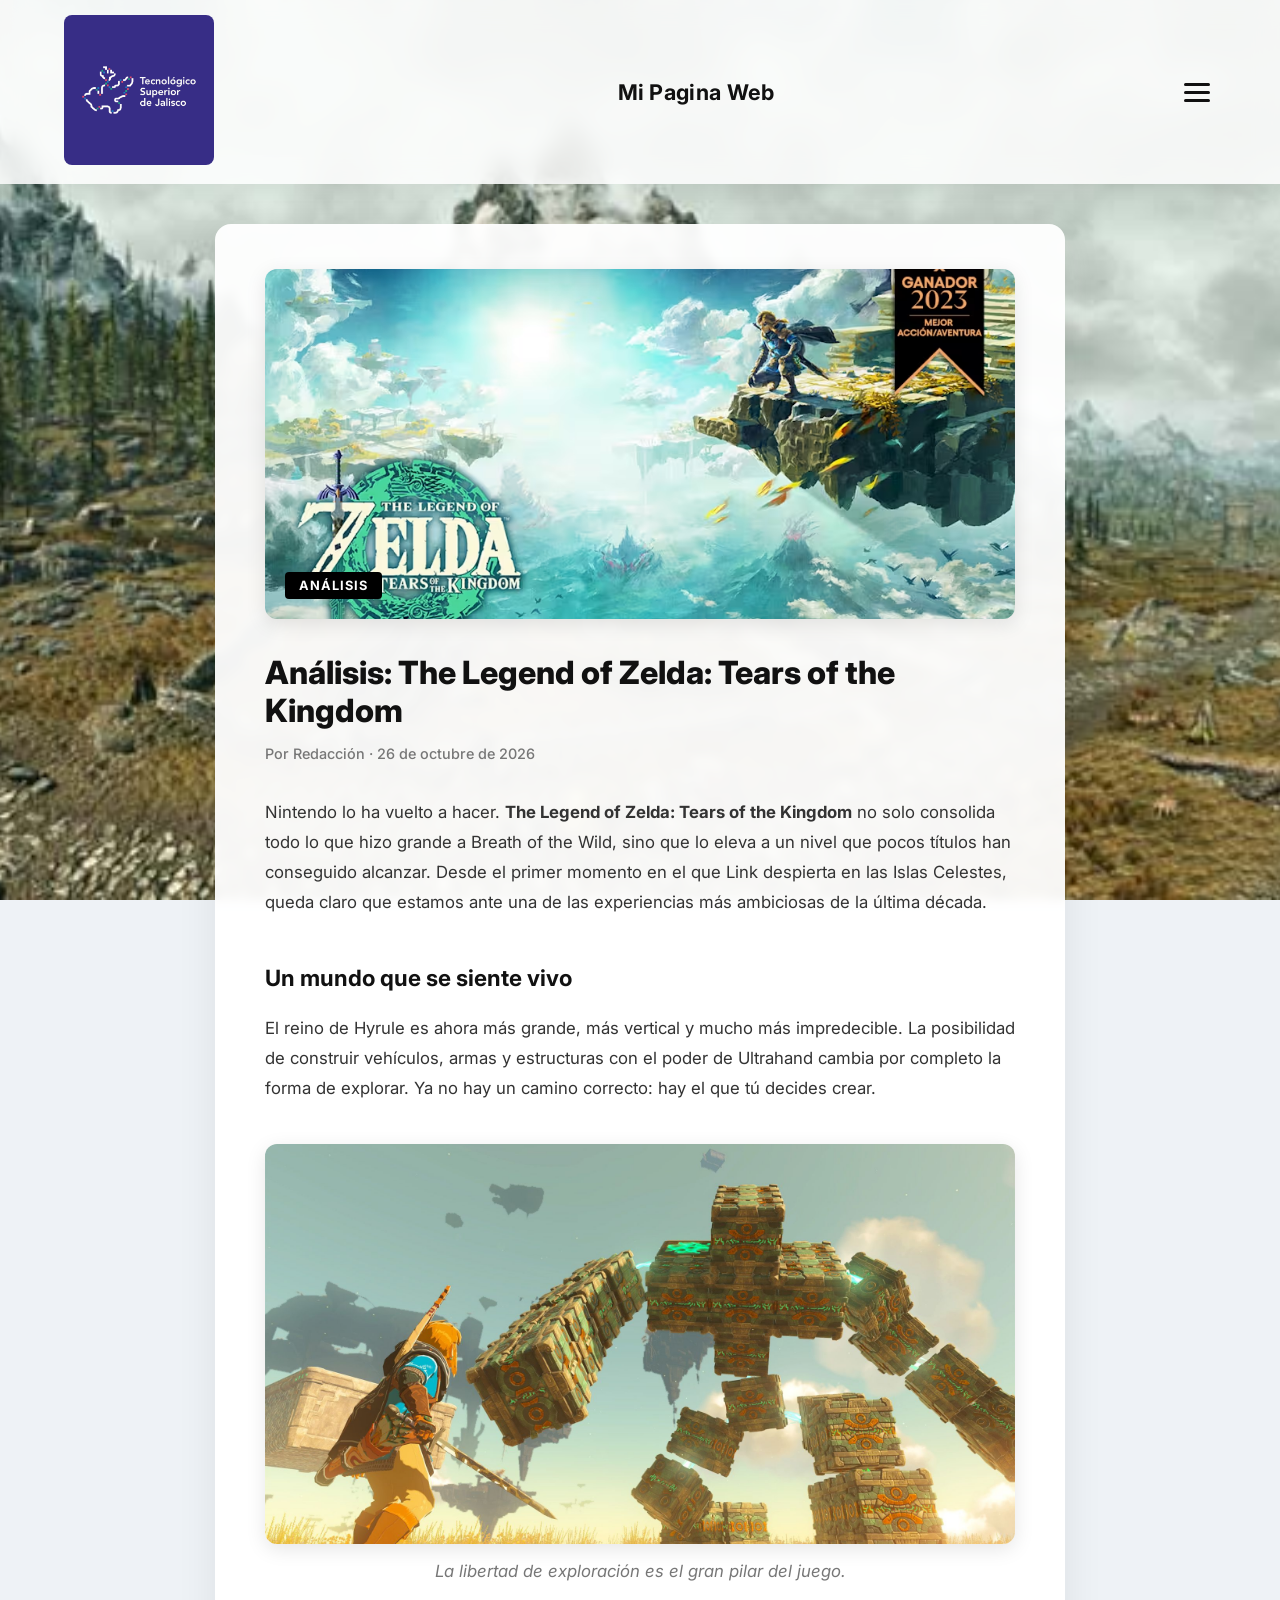
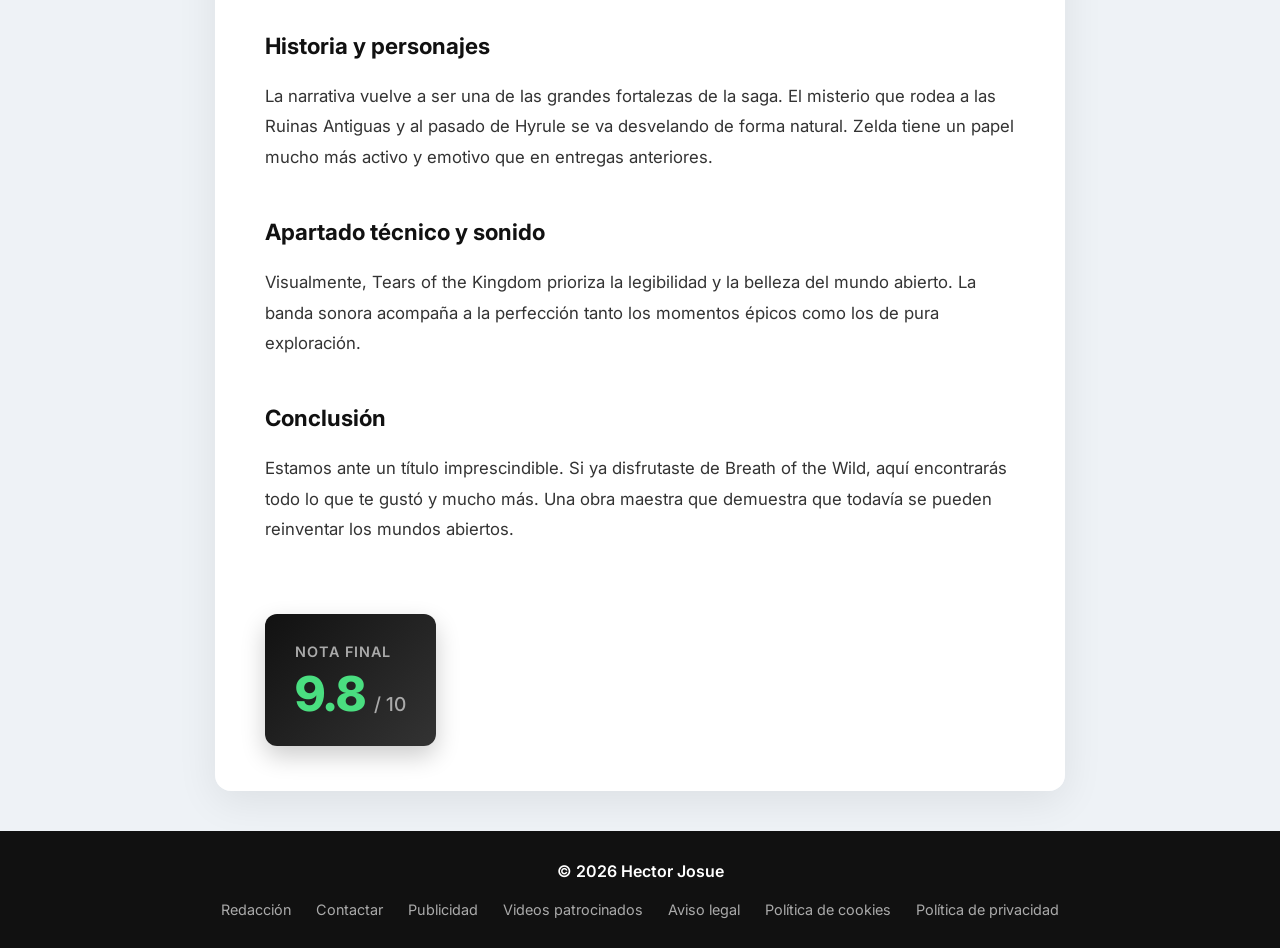
<file: index.html>
<!DOCTYPE html>
<html lang="es">
<head>
  <meta charset="UTF-8">
  <meta name="viewport" content="width=device-width, initial-scale=1.0">
  <title>Mi Pagina Web</title>
  <link rel="icon" type="image/svg+xml" href="images/mando.png">
  <link rel="stylesheet" href="styles/styles.css">
  <link rel="preconnect" href="https://fonts.googleapis.com">
  <link href="https://fonts.googleapis.com/css2?family=Inter:wght@400;500;600;700&display=swap" rel="stylesheet">
</head>
<body>

  <!-- HEADER -->
  <!-- HEADER -->
  <header class="header">
    <div class="logo">
        <a href="index.html">
          <img src="images/logo.jpg" alt="Logo" width="150" height="auto">
        </a>
    </div>
    <div class="site-title">Mi Pagina Web</div>
    <button class="menu-btn" id="menuBtn" aria-label="Abrir menú">
      <span></span>
      <span></span>
      <span></span>
    </button>

    <!-- VENTANA DESPLEGABLE -->
    <div class="dropdown" id="dropdown">
      <img src="images/logo.jpg" alt="Logo" width="120" style="margin: 20px auto 0; display: block; border-radius: 8px;">
      <div class="dropdown-body">
        <p class="dropdown-title">Más Análisis</p>
        <ul class="dropdown-links">
          <li><a href="index.html" class="active">Zelda: Tears of the Kingdom</a></li>
          <li><a href="pagina2.html">Super Mario Bros. Wonder</a></li>
          <li><a href="pagina3.html">Marvel's Spider-Man 2</a></li>
        </ul>
      </div>
    </div>
  </header>

  <!-- CONTENIDO PRINCIPAL -->
  <main class="main">
    <article class="content">
      
      <!-- Imagen principal -->
      <div class="hero-image">
        <img src="images/img.avif" alt="Videojuegos">
        <div class="hero-overlay">
          <span class="tag">Análisis</span>
        </div>
      </div>

      <h1>Análisis: The Legend of Zelda: Tears of the Kingdom</h1>
      <p class="meta">Por Redacción · 26 de octubre de 2026</p>

      <p>
        Nintendo lo ha vuelto a hacer. <strong>The Legend of Zelda: Tears of the Kingdom</strong> no solo consolida todo lo que hizo grande a Breath of the Wild, sino que lo eleva a un nivel que pocos títulos han conseguido alcanzar. Desde el primer momento en el que Link despierta en las Islas Celestes, queda claro que estamos ante una de las experiencias más ambiciosas de la última década.
      </p>

      <h2>Un mundo que se siente vivo</h2>
      <p>
        El reino de Hyrule es ahora más grande, más vertical y mucho más impredecible. La posibilidad de construir vehículos, armas y estructuras con el poder de Ultrahand cambia por completo la forma de explorar. Ya no hay un camino correcto: hay el que tú decides crear.
      </p>

      <!-- Imagen secundaria -->
      <div class="inline-image">
        <img src="images/img2.webp" alt="Mundo abierto">
        <p class="caption">La libertad de exploración es el gran pilar del juego.</p>
      </div>

      <h2>Historia y personajes</h2>
      <p>
        La narrativa vuelve a ser una de las grandes fortalezas de la saga. El misterio que rodea a las Ruinas Antiguas y al pasado de Hyrule se va desvelando de forma natural. Zelda tiene un papel mucho más activo y emotivo que en entregas anteriores.
      </p>

      <h2>Apartado técnico y sonido</h2>
      <p>
        Visualmente, Tears of the Kingdom prioriza la legibilidad y la belleza del mundo abierto. La banda sonora acompaña a la perfección tanto los momentos épicos como los de pura exploración.
      </p>

      <h2>Conclusión</h2>
      <p>
        Estamos ante un título imprescindible. Si ya disfrutaste de Breath of the Wild, aquí encontrarás todo lo que te gustó y mucho más. Una obra maestra que demuestra que todavía se pueden reinventar los mundos abiertos.
      </p>

      <div class="score-box">
        <div class="score-label">Nota final</div>
        <div class="score-value">
          <span class="score">9.8</span>
          <span class="score-max">/ 10</span>
        </div>
      </div>

    </article>
  </main>

  <!-- BARRA INFERIOR -->
  <footer class="bottom-bar">
    <div class="footer-content">
      <span class="nombre">© 2026 Hector Josue</span>
      <div class="footer-links">
        <a href="#">Redacción</a>
        <a href="#">Contactar</a>
        <a href="#">Publicidad</a>
        <a href="#">Videos patrocinados</a>
        <a href="#">Aviso legal</a>
        <a href="#">Política de cookies</a>
        <a href="#">Política de privacidad</a>
      </div>
    </div>
  </footer>

  <script>
    const menuBtn = document.getElementById('menuBtn');
    const dropdown = document.getElementById('dropdown');

    menuBtn.addEventListener('click', (e) => {
      e.stopPropagation();
      menuBtn.classList.toggle('active');
      dropdown.classList.toggle('open');
    });

    document.addEventListener('click', (e) => {
      if (!menuBtn.contains(e.target) && !dropdown.contains(e.target)) {
        menuBtn.classList.remove('active');
        dropdown.classList.remove('open');
      }
    });
  </script>
</body>
</html>
</file>
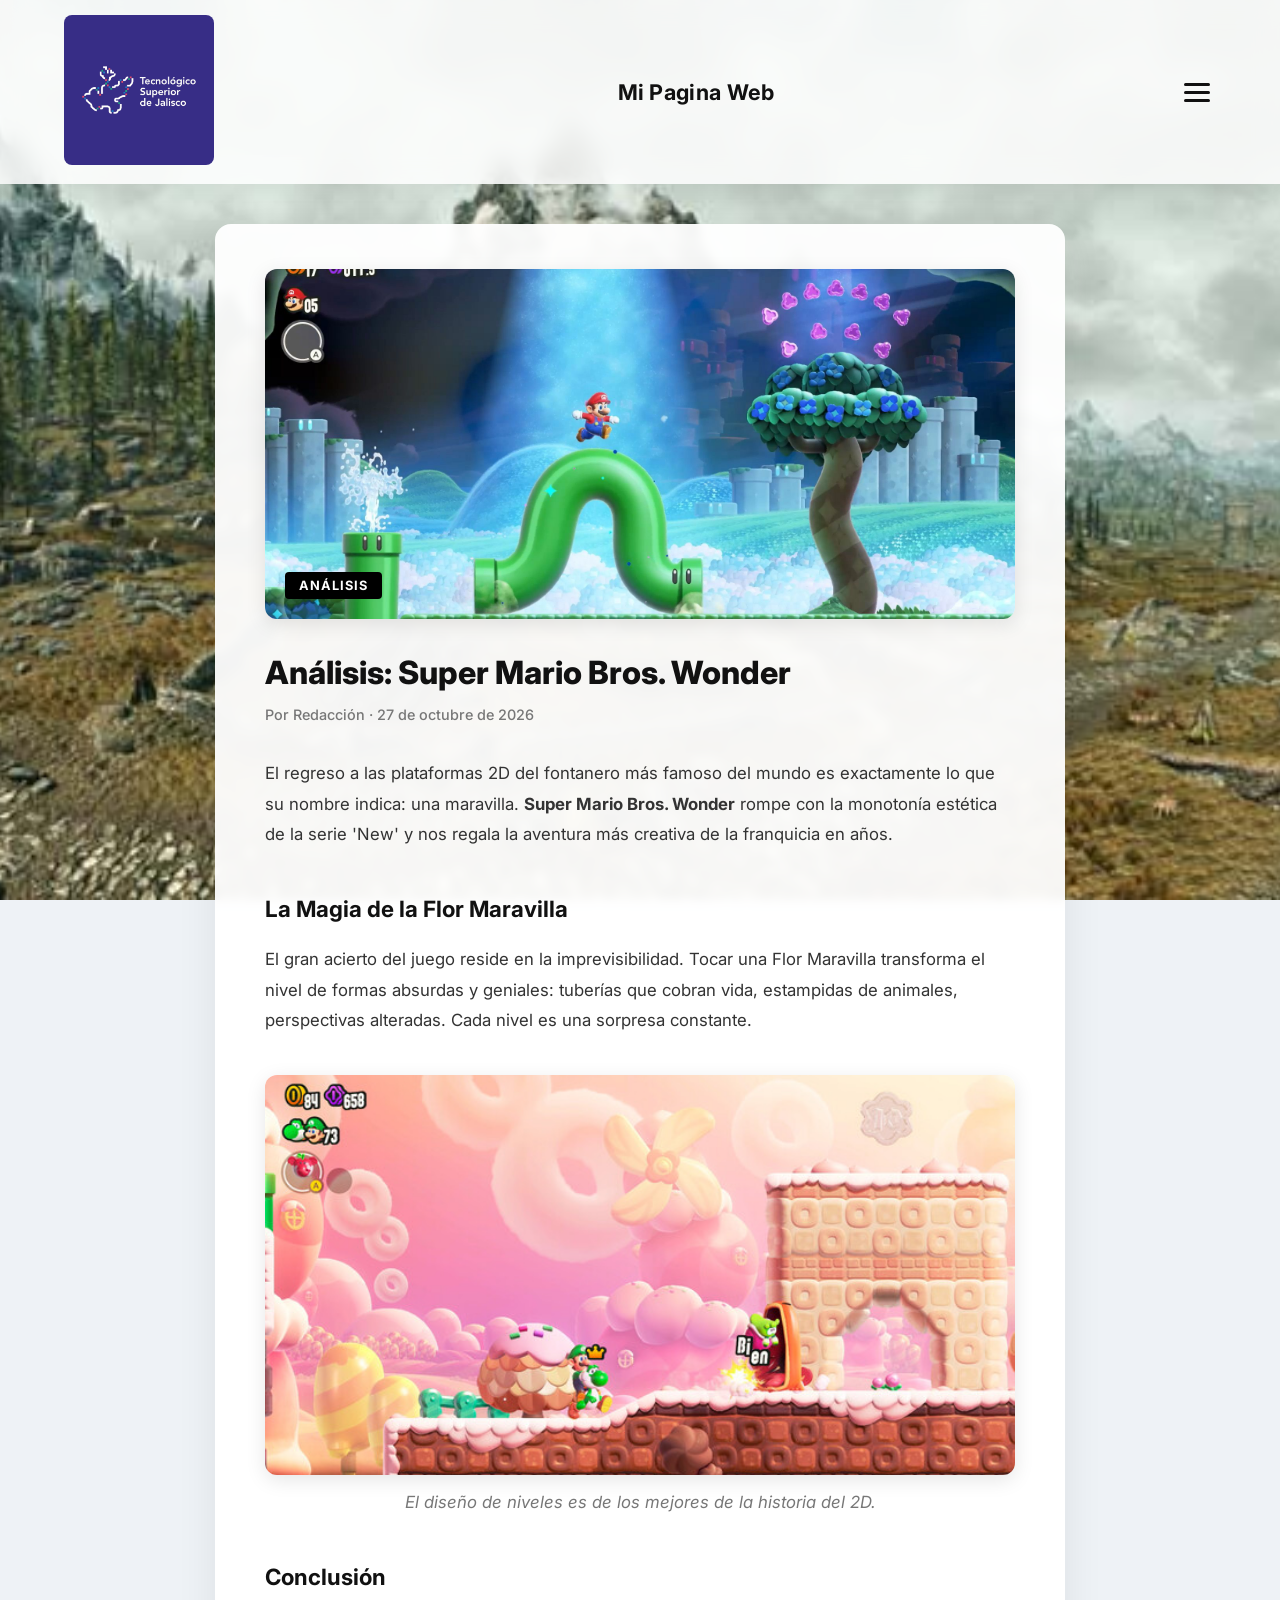
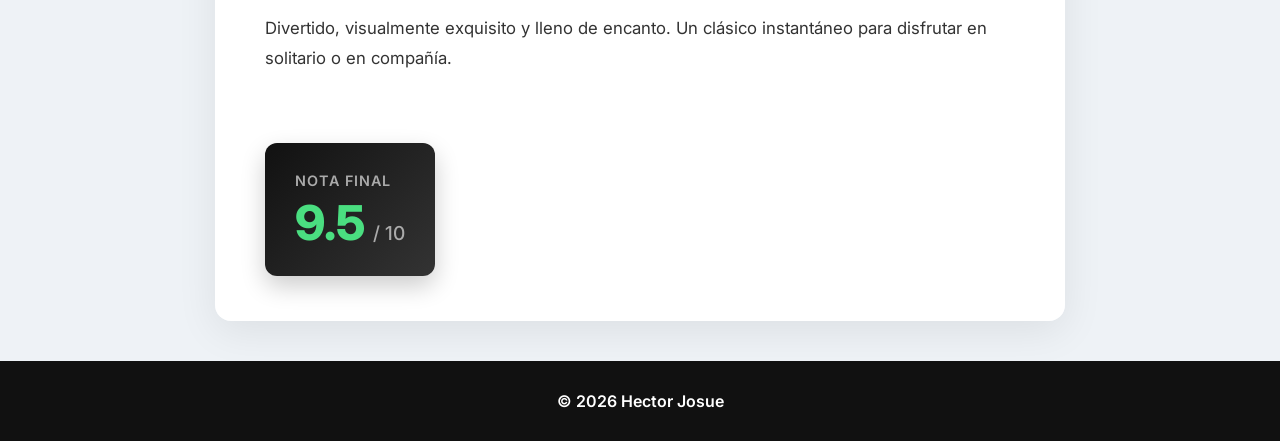
<file: pagina2.html>
<!DOCTYPE html>
<html lang="es">
<head>
  <meta charset="UTF-8">
  <meta name="viewport" content="width=device-width, initial-scale=1.0">
  <title>Análisis: Mario Wonder - Mi Pagina Web</title>
  <link rel="icon" type="image/svg+xml" href="images/mando.png">
  <link rel="stylesheet" href="styles/styles.css">
  <link rel="preconnect" href="https://fonts.googleapis.com">
  <link href="https://fonts.googleapis.com/css2?family=Inter:wght@400;500;600;700&display=swap" rel="stylesheet">
</head>
<body>

  <!-- HEADER -->
  <header class="header">
    <div class="logo">
        <a href="index.html">
          <img src="images/logo.jpg" alt="Logo" width="150" height="auto">
        </a>
    </div>
    <div class="site-title">Mi Pagina Web</div>
    <button class="menu-btn" id="menuBtn" aria-label="Abrir menú">
      <span></span>
      <span></span>
      <span></span>
    </button>

    <div class="dropdown" id="dropdown">
      <img src="images/logo.jpg" alt="Logo" width="120" style="margin: 20px auto 0; display: block; border-radius: 8px;">
      <div class="dropdown-body">
        <p class="dropdown-title">Más Análisis</p>
        <ul class="dropdown-links">
          <li><a href="index.html">Zelda: Tears of the Kingdom</a></li>
          <li><a href="pagina2.html" class="active">Super Mario Bros. Wonder</a></li>
          <li><a href="pagina3.html">Marvel's Spider-Man 2</a></li>
        </ul>
      </div>
    </div>
  </header>

  <!-- CONTENIDO PRINCIPAL -->
  <main class="main">
    <article class="content">
      
      <div class="hero-image">
        <!-- Reemplaza con una imagen de Mario -->
        <img src="images/m1.jpg" alt="Mario Wonder">
        <div class="hero-overlay">
          <span class="tag">Análisis</span>
        </div>
      </div>

      <h1>Análisis: Super Mario Bros. Wonder</h1>
      <p class="meta">Por Redacción · 27 de octubre de 2026</p>

      <p>
        El regreso a las plataformas 2D del fontanero más famoso del mundo es exactamente lo que su nombre indica: una maravilla. <strong>Super Mario Bros. Wonder</strong> rompe con la monotonía estética de la serie 'New' y nos regala la aventura más creativa de la franquicia en años.
      </p>

      <h2>La Magia de la Flor Maravilla</h2>
      <p>
        El gran acierto del juego reside en la imprevisibilidad. Tocar una Flor Maravilla transforma el nivel de formas absurdas y geniales: tuberías que cobran vida, estampidas de animales, perspectivas alteradas. Cada nivel es una sorpresa constante.
      </p>

      <div class="inline-image">
        <!-- Reemplaza con otra imagen de Mario -->
        <img src="images/m2.jpeg" alt="Nivel de Mario">
        <p class="caption">El diseño de niveles es de los mejores de la historia del 2D.</p>
      </div>

      <h2>Conclusión</h2>
      <p>
        Divertido, visualmente exquisito y lleno de encanto. Un clásico instantáneo para disfrutar en solitario o en compañía.
      </p>

      <div class="score-box">
        <div class="score-label">Nota final</div>
        <div class="score-value">
          <span class="score">9.5</span>
          <span class="score-max">/ 10</span>
        </div>
      </div>

    </article>
  </main>

  <footer class="bottom-bar">
    <div class="footer-content">
      <span class="nombre">© 2026 Hector Josue</span>
    </div>
  </footer>

  <script>
    const menuBtn = document.getElementById('menuBtn');
    const dropdown = document.getElementById('dropdown');

    menuBtn.addEventListener('click', (e) => {
      e.stopPropagation();
      menuBtn.classList.toggle('active');
      dropdown.classList.toggle('open');
    });

    document.addEventListener('click', (e) => {
      if (!menuBtn.contains(e.target) && !dropdown.contains(e.target)) {
        menuBtn.classList.remove('active');
        dropdown.classList.remove('open');
      }
    });
  </script>
</body>
</html>
</file>
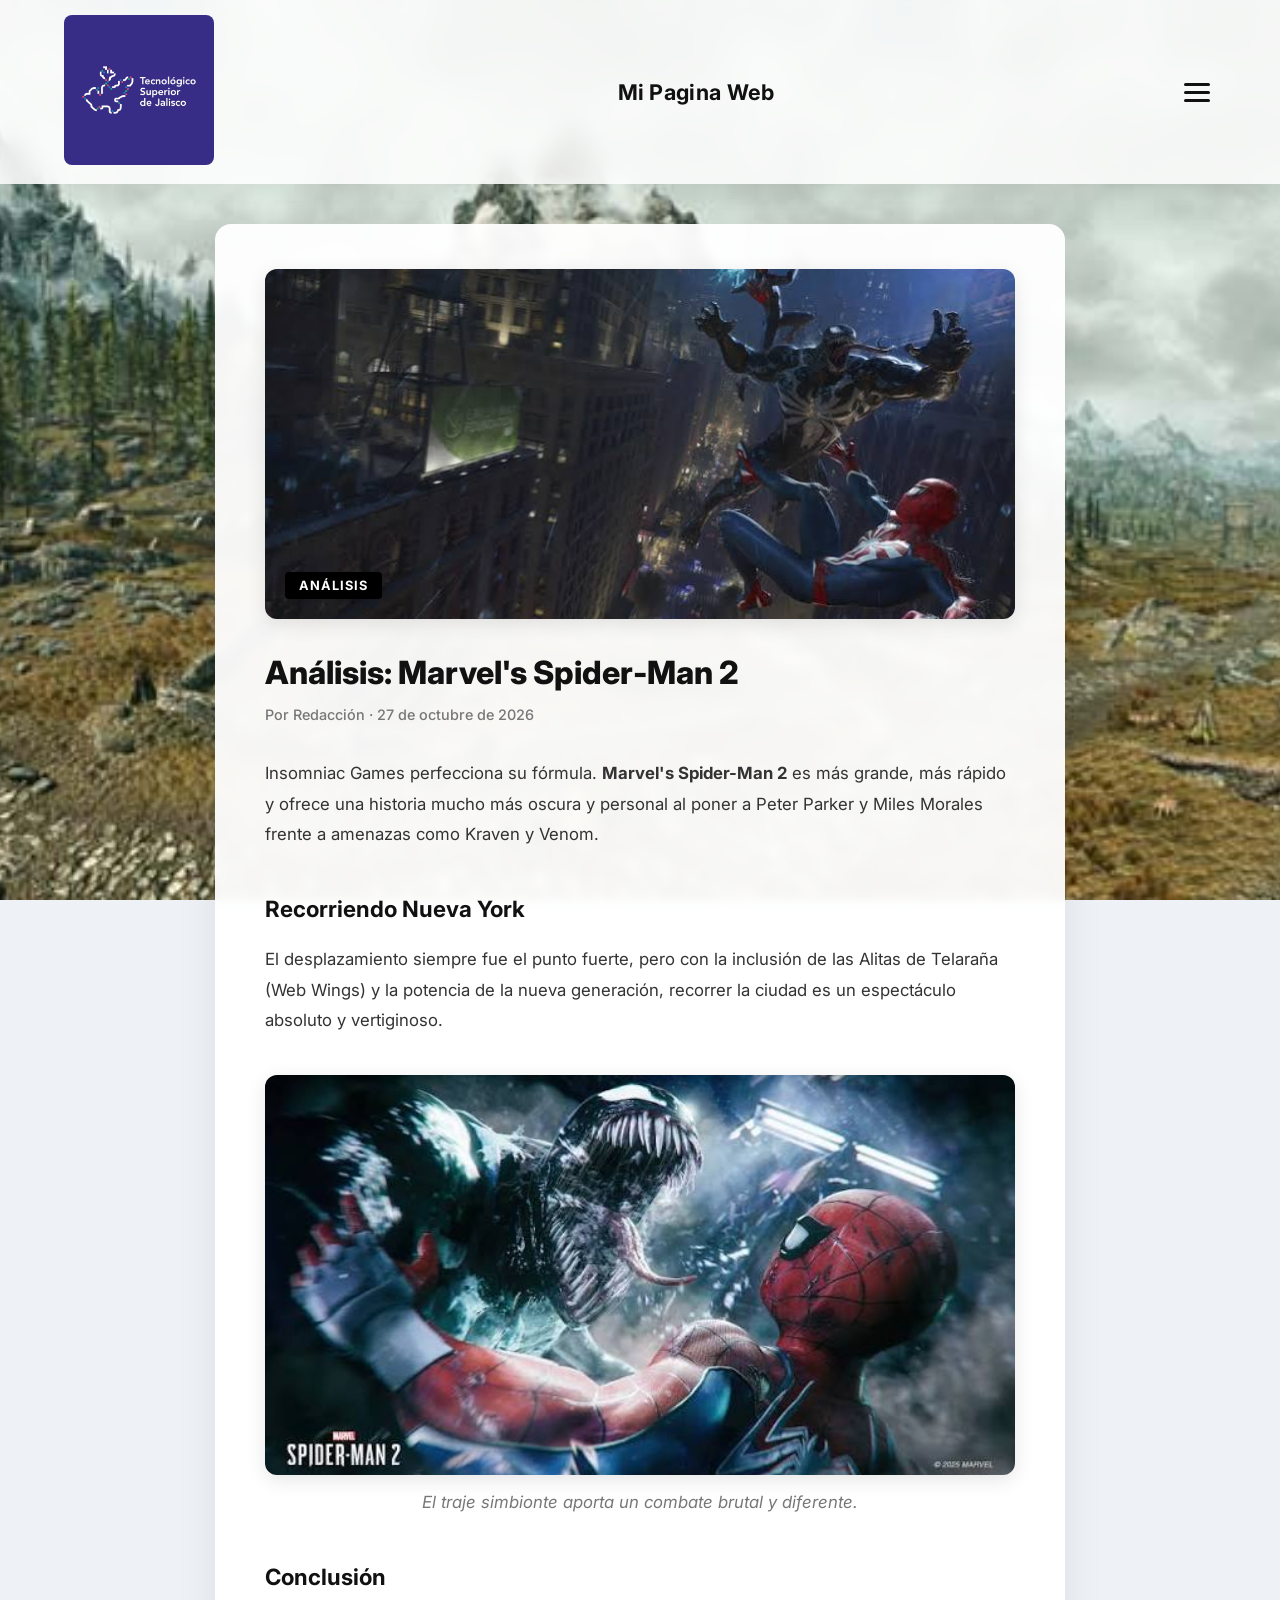
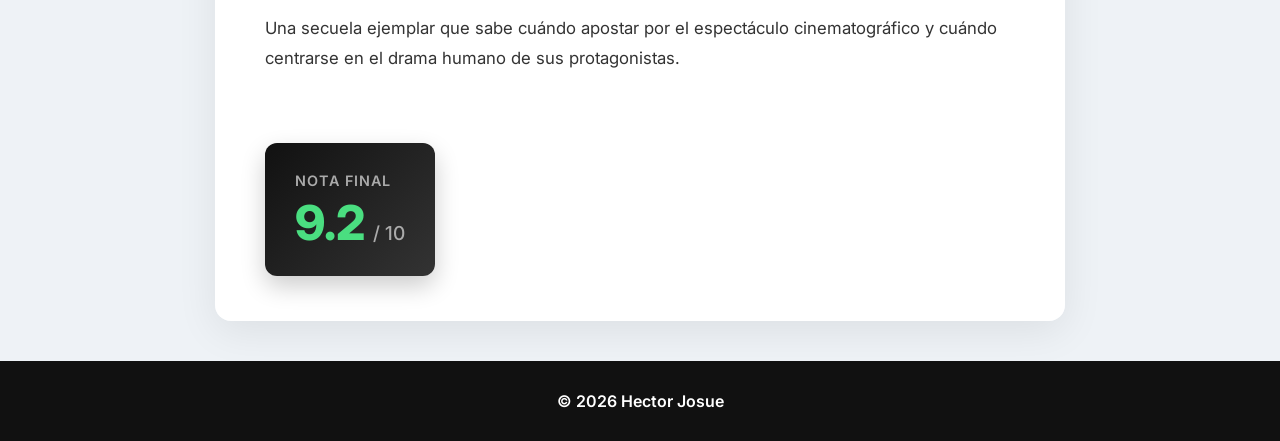
<file: pagina3.html>
<!DOCTYPE html>
<html lang="es">
<head>
  <meta charset="UTF-8">
  <meta name="viewport" content="width=device-width, initial-scale=1.0">
  <title>Análisis: Spider-Man 2 - Mi Pagina Web</title>
  <link rel="icon" type="image/svg+xml" href="images/mando.png">
  <link rel="stylesheet" href="styles/styles.css">
  <link rel="preconnect" href="https://fonts.googleapis.com">
  <link href="https://fonts.googleapis.com/css2?family=Inter:wght@400;500;600;700&display=swap" rel="stylesheet">
</head>
<body>

  <!-- HEADER -->
  <header class="header">
    <div class="logo">
        <a href="index.html">
          <img src="images/logo.jpg" alt="Logo" width="150" height="auto">
        </a>
    </div>
    <div class="site-title">Mi Pagina Web</div>
    <button class="menu-btn" id="menuBtn" aria-label="Abrir menú">
      <span></span>
      <span></span>
      <span></span>
    </button>

    <div class="dropdown" id="dropdown">
      <img src="images/logo.jpg" alt="Logo" width="120" style="margin: 20px auto 0; display: block; border-radius: 8px;">
      <div class="dropdown-body">
        <p class="dropdown-title">Más Análisis</p>
        <ul class="dropdown-links">
          <li><a href="index.html">Zelda: Tears of the Kingdom</a></li>
          <li><a href="pagina2.html" class="active">Super Mario Bros. Wonder</a></li>
          <li><a href="pagina3.html">Marvel's Spider-Man 2</a></li>
        </ul>
      </div>
    </div>
  </header>

  <!-- CONTENIDO PRINCIPAL -->
  <main class="main">
    <article class="content">
      
      <div class="hero-image">
        <!-- Reemplaza con una imagen de Spiderman -->
        <img src="images/s1.jpg" alt="Spider-Man 2">
        <div class="hero-overlay">
          <span class="tag">Análisis</span>
        </div>
      </div>

      <h1>Análisis: Marvel's Spider-Man 2</h1>
      <p class="meta">Por Redacción · 27 de octubre de 2026</p>

      <p>
        Insomniac Games perfecciona su fórmula. <strong>Marvel's Spider-Man 2</strong> es más grande, más rápido y ofrece una historia mucho más oscura y personal al poner a Peter Parker y Miles Morales frente a amenazas como Kraven y Venom.
      </p>

      <h2>Recorriendo Nueva York</h2>
      <p>
        El desplazamiento siempre fue el punto fuerte, pero con la inclusión de las Alitas de Telaraña (Web Wings) y la potencia de la nueva generación, recorrer la ciudad es un espectáculo absoluto y vertiginoso.
      </p>

      <div class="inline-image">
        <!-- Reemplaza con otra imagen de Spiderman -->
        <img src="images/s2.jpg" alt="Venom en Spider-man">
        <p class="caption">El traje simbionte aporta un combate brutal y diferente.</p>
      </div>

      <h2>Conclusión</h2>
      <p>
        Una secuela ejemplar que sabe cuándo apostar por el espectáculo cinematográfico y cuándo centrarse en el drama humano de sus protagonistas.
      </p>

      <div class="score-box">
        <div class="score-label">Nota final</div>
        <div class="score-value">
          <span class="score">9.2</span>
          <span class="score-max">/ 10</span>
        </div>
      </div>

    </article>
  </main>

  <footer class="bottom-bar">
    <div class="footer-content">
      <span class="nombre">© 2026 Hector Josue</span>
    </div>
  </footer>

  <script>
    const menuBtn = document.getElementById('menuBtn');
    const dropdown = document.getElementById('dropdown');

    menuBtn.addEventListener('click', (e) => {
      e.stopPropagation();
      menuBtn.classList.toggle('active');
      dropdown.classList.toggle('open');
    });

    document.addEventListener('click', (e) => {
      if (!menuBtn.contains(e.target) && !dropdown.contains(e.target)) {
        menuBtn.classList.remove('active');
        dropdown.classList.remove('open');
      }
    });
  </script>
</body>
</html>
</file>
<file: styles/styles.css>
* {
  margin: 0;
  padding: 0;
  box-sizing: border-box;
}

body {
  /* Se agregó un color de fondo por si la imagen tarda en cargar */
  background-color: #eef2f6; 
  /* Corrección de la ruta con ../ */
  background-image: url("images/back.jpg"); 
  background-repeat: no-repeat;
  background-position: center center;
  background-attachment: fixed;
  background-size: cover;
  font-family: 'Inter', Arial, Helvetica, sans-serif;
  color: #333; /* Un gris oscuro en lugar de negro puro fatiga menos la vista */
  min-height: 100vh;
  display: flex;
  flex-direction: column;
}

/* ========== HEADER ========== */
.header {
  background-color: rgba(255, 255, 255, 0.85);
  display: flex;
  align-items: center;
  justify-content: space-between;
  padding: 15px 5%;
  position: sticky; /* Se queda anclado al hacer scroll */
  top: 0;
  z-index: 100;
  backdrop-filter: blur(12px); /* Efecto cristal más estético */
  box-shadow: 0 4px 20px rgba(0, 0, 0, 0.05); /* Sombra suave */
}

.logo img {
  border-radius: 8px;
}

.site-title {
  font-size: 1.35rem;
  font-weight: 700;
  letter-spacing: 0.3px;
  color: #111;
}

.menu-btn {
  background: none;
  border: none;
  cursor: pointer;
  display: flex;
  flex-direction: column;
  gap: 5px;
  padding: 6px;
}

.menu-btn span {
  display: block;
  width: 26px;
  height: 3px;
  background-color: #111;
  border-radius: 3px;
  transition: 0.3s cubic-bezier(0.4, 0, 0.2, 1);
}

.menu-btn.active span:nth-child(1) {
  transform: translateY(8px) rotate(45deg);
}
.menu-btn.active span:nth-child(2) {
  opacity: 0;
}
.menu-btn.active span:nth-child(3) {
  transform: translateY(-8px) rotate(-45deg);
}

/* ========== DROPDOWN ========== */
.dropdown {
  position: absolute;
  top: 100%;
  right: 5%;
  width: 300px;
  background: #ffffff;
  border-radius: 12px;
  margin-top: 10px;
  display: none;
  flex-direction: column;
  z-index: 200;
  box-shadow: 0 15px 35px rgba(0,0,0,0.15); /* Sombra flotante */
  overflow: hidden;
  opacity: 0;
  transform: translateY(-10px);
  transition: all 0.3s ease;
}

.dropdown.open {
  display: flex;
  opacity: 1;
  transform: translateY(0);
}

.dropdown-body {
  padding: 24px;
  color: #444;
  font-size: 0.95rem;
  line-height: 1.55;
  text-align: center;
}

.dropdown-info {
  margin-top: 12px;
  font-size: 0.85rem;
  color: #777;
}

/* ========== MAIN ========== */
.main {
  flex: 1;
  background: rgba(255, 255, 255, 0.95);
  max-width: 850px; /* Ancho máximo para mejor lectura */
  margin: 40px auto; /* Centra el contenedor */
  border-radius: 16px; /* Bordes redondeados */
  padding: 45px 50px;
  box-shadow: 0 10px 40px rgba(0, 0, 0, 0.08); /* Sombra elegante */
  width: 90%;
  backdrop-filter: blur(5px);
}

.content {
  line-height: 1.8;
}

/* Imagen principal */
.hero-image {
  position: relative;
  width: 100%;
  height: 350px;
  margin-bottom: 35px;
  overflow: hidden;
  border-radius: 12px; /* Redondeado en lugar de borde duro */
  box-shadow: 0 5px 20px rgba(0,0,0,0.1);
}

.hero-image img {
  width: 100%;
  height: 100%;
  object-fit: cover;
  display: block;
}

.hero-overlay {
  position: absolute;
  bottom: 20px;
  left: 20px;
}

.tag {
  background: #000;
  color: #fff;
  font-size: 0.8rem;
  font-weight: 700;
  padding: 6px 14px;
  letter-spacing: 1px;
  text-transform: uppercase;
  border-radius: 4px;
}

.content h1 {
  font-size: 2rem;
  margin-bottom: 10px;
  color: #111;
  line-height: 1.2;
  font-weight: 800;
}

.content .meta {
  font-size: 0.9rem;
  color: #777;
  margin-bottom: 30px;
  font-weight: 500;
}

.content h2 {
  font-size: 1.4rem;
  margin-top: 40px;
  margin-bottom: 15px;
  color: #111;
  font-weight: 700;
}

.content p {
  margin-bottom: 20px;
  font-size: 1.05rem;
}

/* Imagen secundaria */
.inline-image {
  margin: 40px 0;
}

.inline-image img {
  width: 100%;
  height: auto;
  max-height: 400px;
  object-fit: cover;
  display: block;
  border-radius: 12px;
  box-shadow: 0 5px 20px rgba(0,0,0,0.1);
}

.caption {
  font-size: 0.9rem;
  color: #777;
  margin-top: 12px;
  font-style: italic;
  text-align: center;
}

/* Caja de nota */
.score-box {
  margin-top: 50px;
  padding: 25px 30px;
  background: linear-gradient(135deg, #111, #333);
  border-radius: 12px;
  color: #fff;
  display: inline-flex;
  flex-direction: column;
  box-shadow: 0 10px 25px rgba(0,0,0,0.2);
}

.score-label {
  font-size: 0.9rem;
  font-weight: 600;
  text-transform: uppercase;
  letter-spacing: 1px;
  color: #aaa;
  margin-bottom: 5px;
}

.score-value {
  display: flex;
  align-items: baseline;
  gap: 8px;
}

.score {
  font-size: 3rem;
  font-weight: 800;
  line-height: 1;
  color: #4ade80; /* Un verde vibrante para la nota */
}

.score-max {
  font-size: 1.2rem;
  color: #aaa;
  font-weight: 500;
}

/* ========== FOOTER ========== */
.bottom-bar {
  background: #111;
  color: #eee;
  padding: 30px 5%;
  margin-top: auto;
}

.footer-content {
  max-width: 1000px;
  margin: 0 auto;
  display: flex;
  flex-direction: column;
  align-items: center;
  gap: 20px;
}

.nombre {
  font-weight: 600;
  font-size: 1rem;
  color: #fff;
}

.footer-links {
  display: flex;
  flex-wrap: wrap;
  justify-content: center;
  gap: 15px 25px;
  font-size: 0.9rem;
}

.footer-links a {
  color: #aaa;
  text-decoration: none;
  transition: color 0.2s ease;
}

.footer-links a:hover {
  color: #fff;
}

/* ========== RESPONSIVE ========== */
@media (max-width: 768px) {
  .main {
    margin: 20px auto;
    padding: 30px 20px;
    width: 95%;
  }

  .hero-image {
    height: 220px;
  }

  .content h1 {
    font-size: 1.6rem;
  }

  .header {
    padding: 15px 20px;
  }

  .dropdown {
    width: 90%;
    right: 5%;
  }
}
/* Estilos para los enlaces del Dropdown */
.dropdown-title {
  font-weight: 700;
  font-size: 1.1rem;
  margin-bottom: 15px;
  color: #111;
  text-align: left;
}

.dropdown-links {
  list-style: none;
  padding: 0;
  margin: 0;
  text-align: left;
}

.dropdown-links li {
  margin-bottom: 8px;
}

.dropdown-links a {
  display: block;
  text-decoration: none;
  color: #555;
  padding: 10px 12px;
  border-radius: 6px;
  font-size: 0.95rem;
  transition: all 0.2s ease;
  background-color: #f8f9fa;
}

.dropdown-links a:hover {
  background-color: #e2e8f0;
  color: #111;
  transform: translateX(5px);
}

.dropdown-links a.active {
  background-color: #111;
  color: #fff;
  font-weight: 600;
}
</file>
